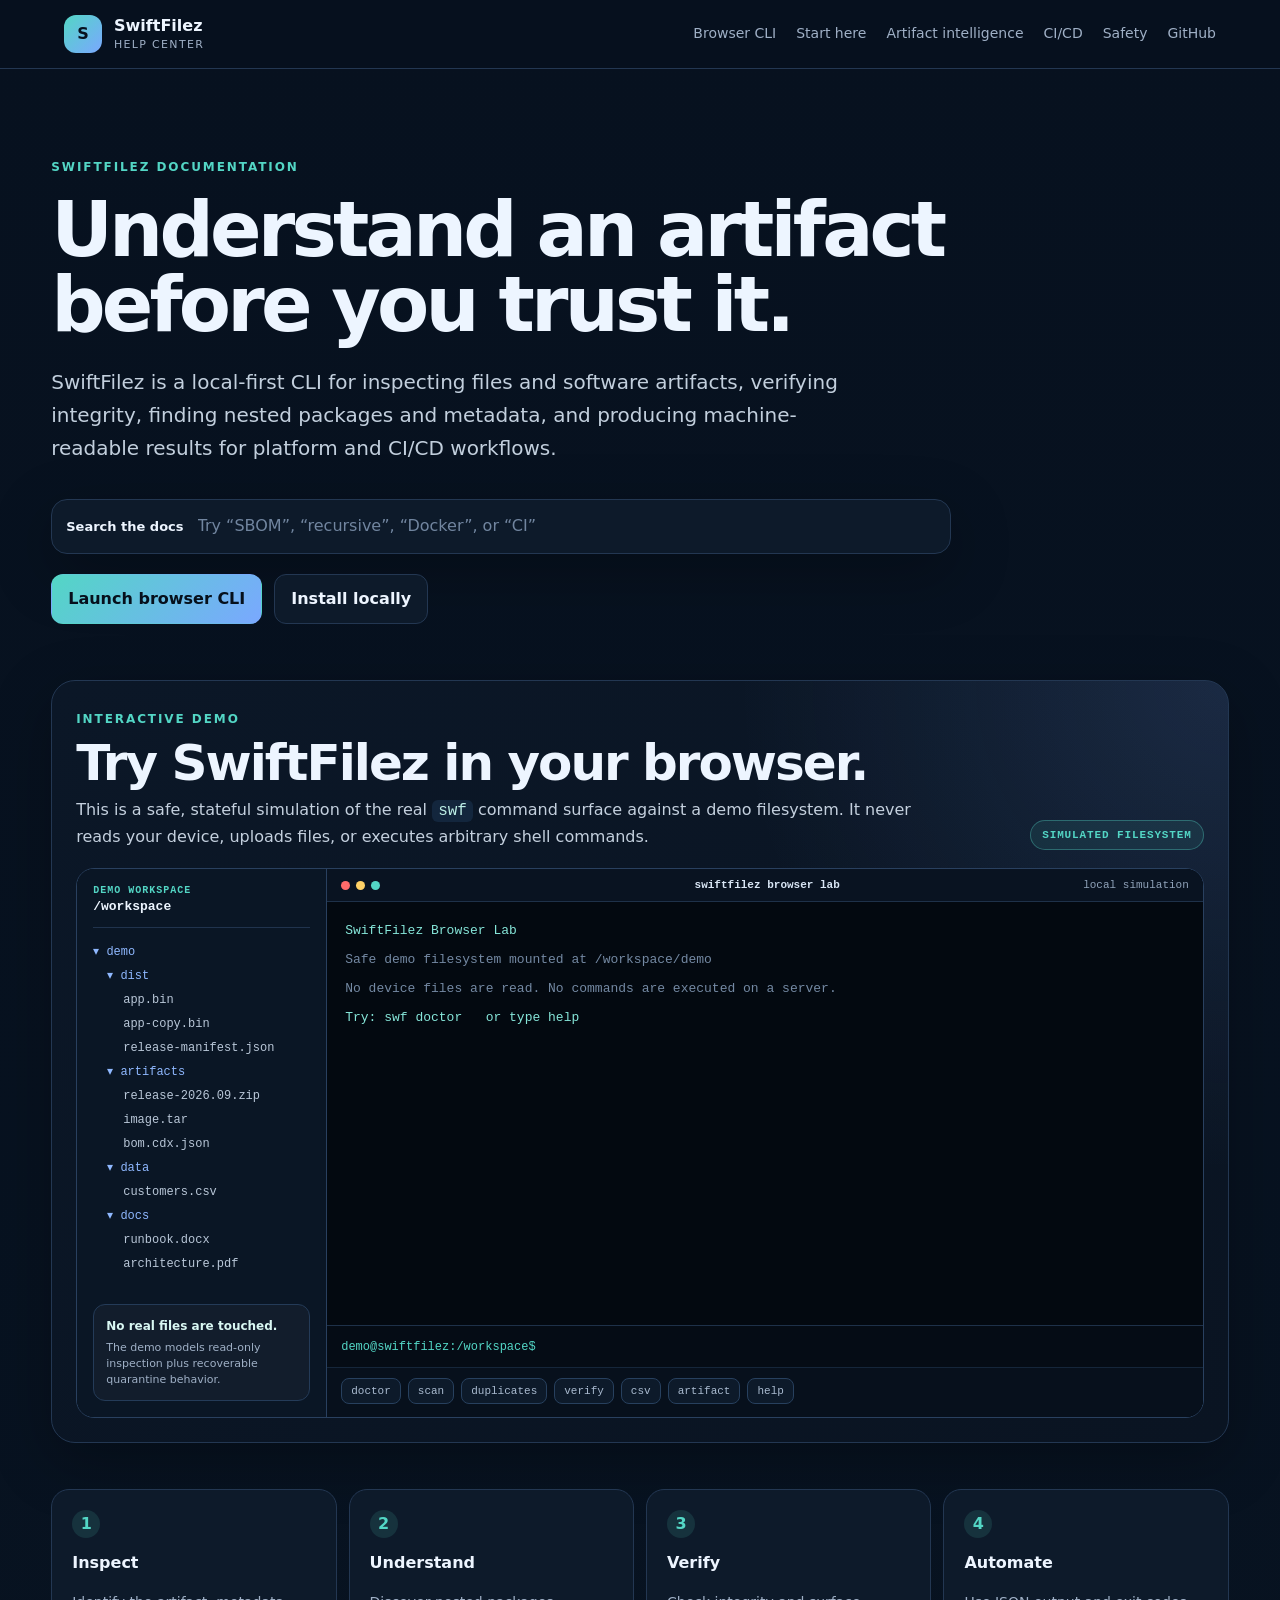
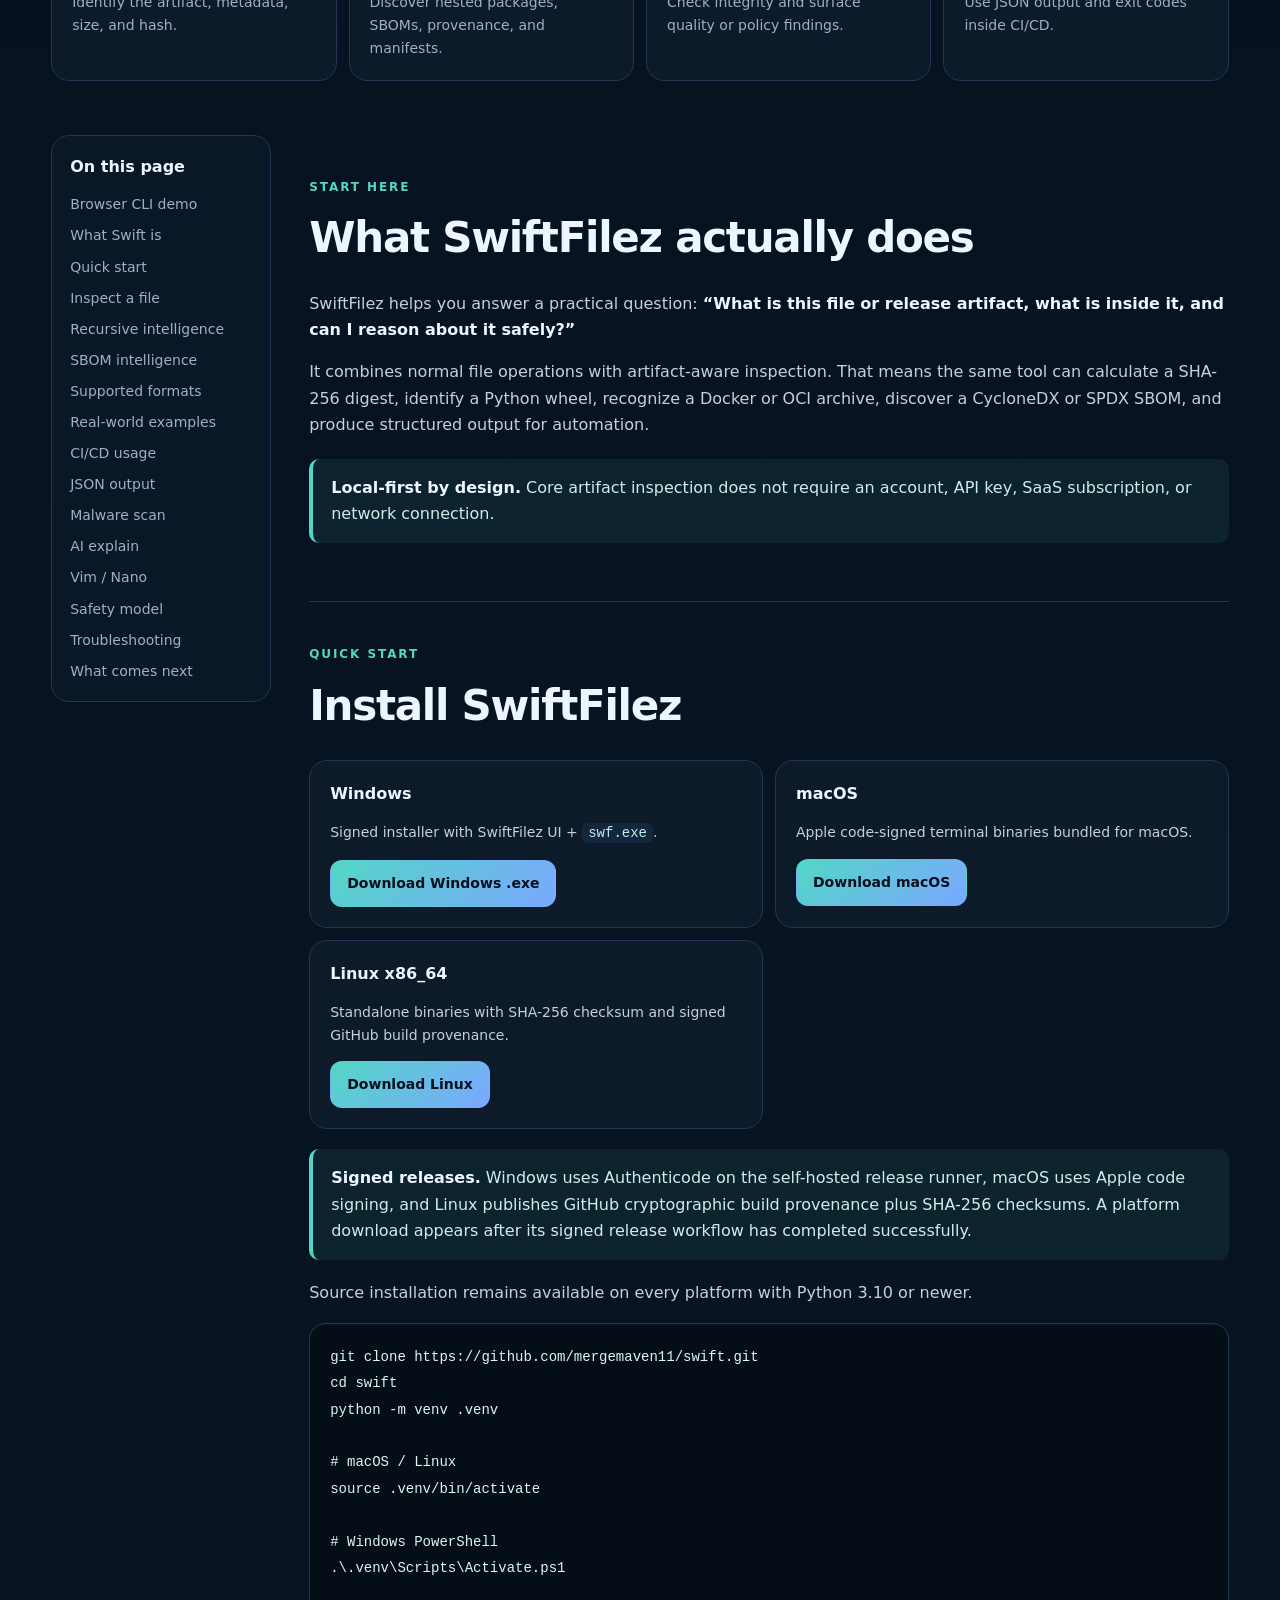
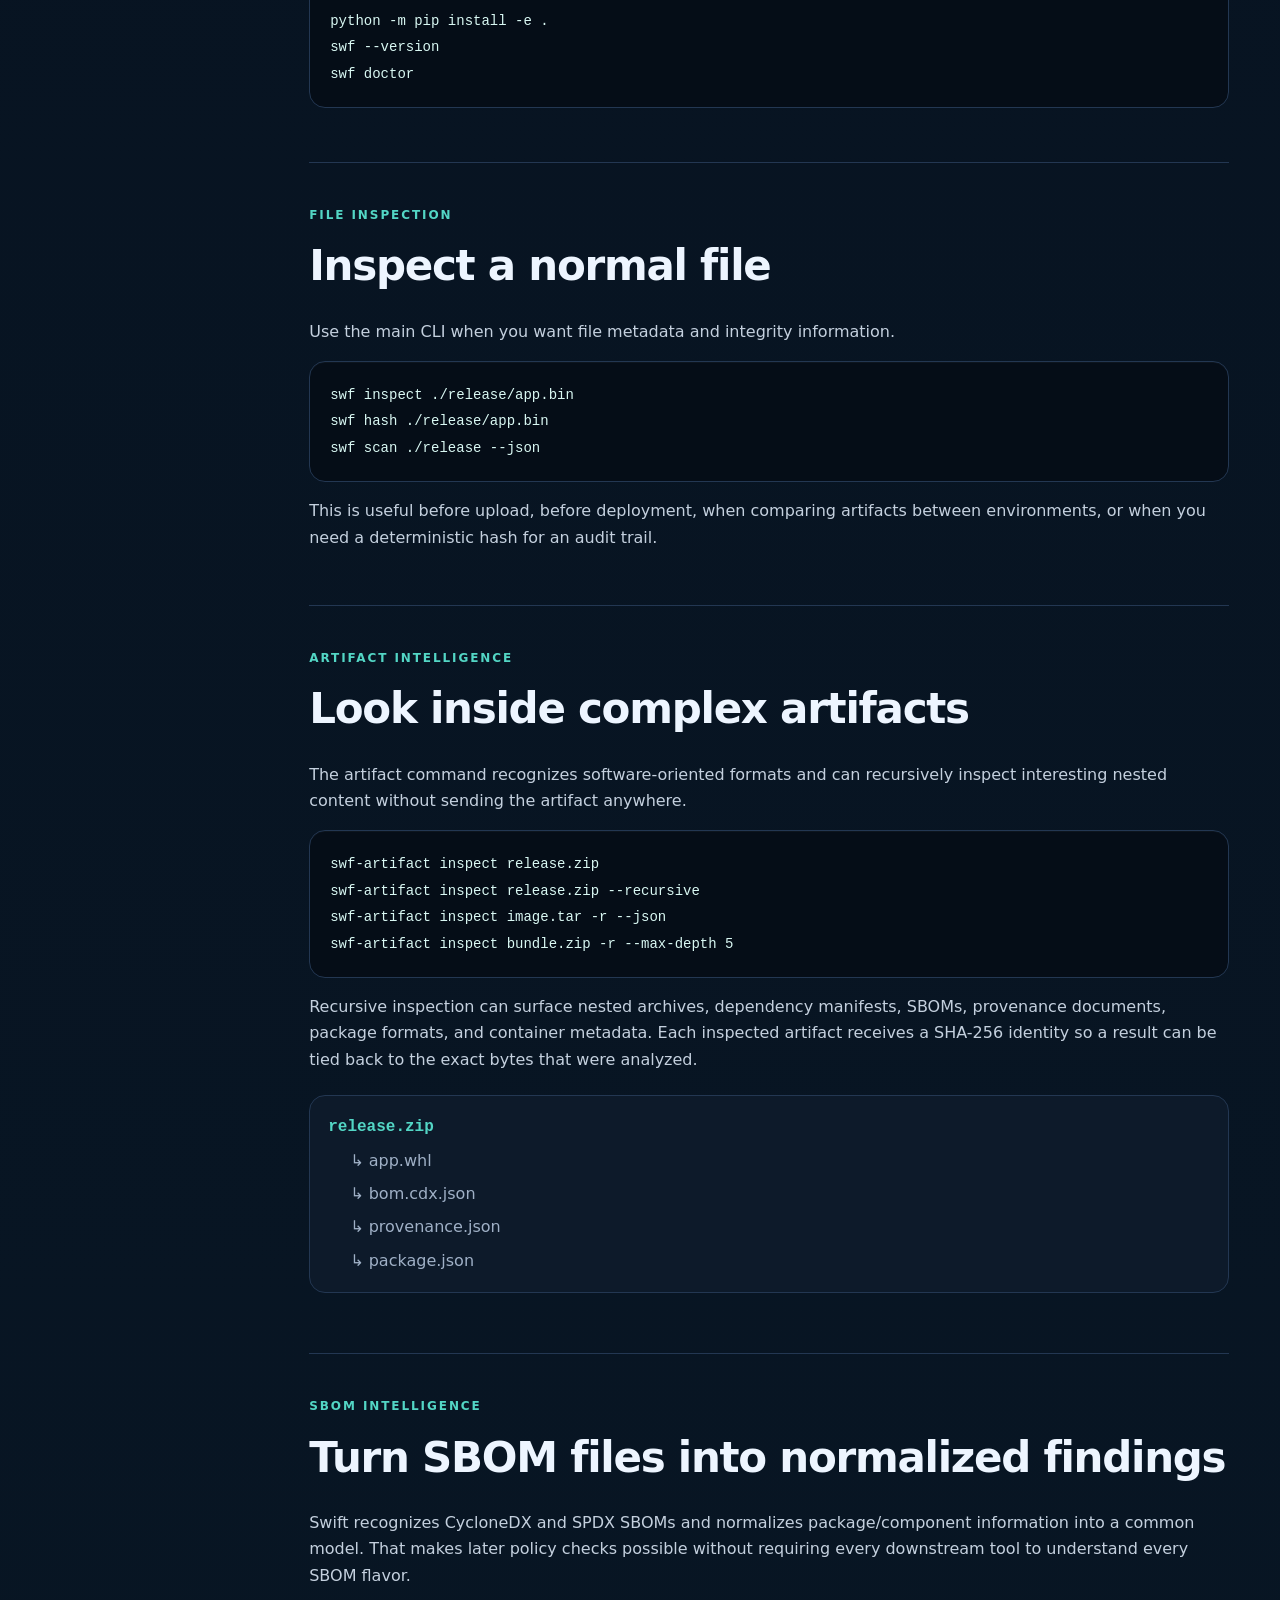
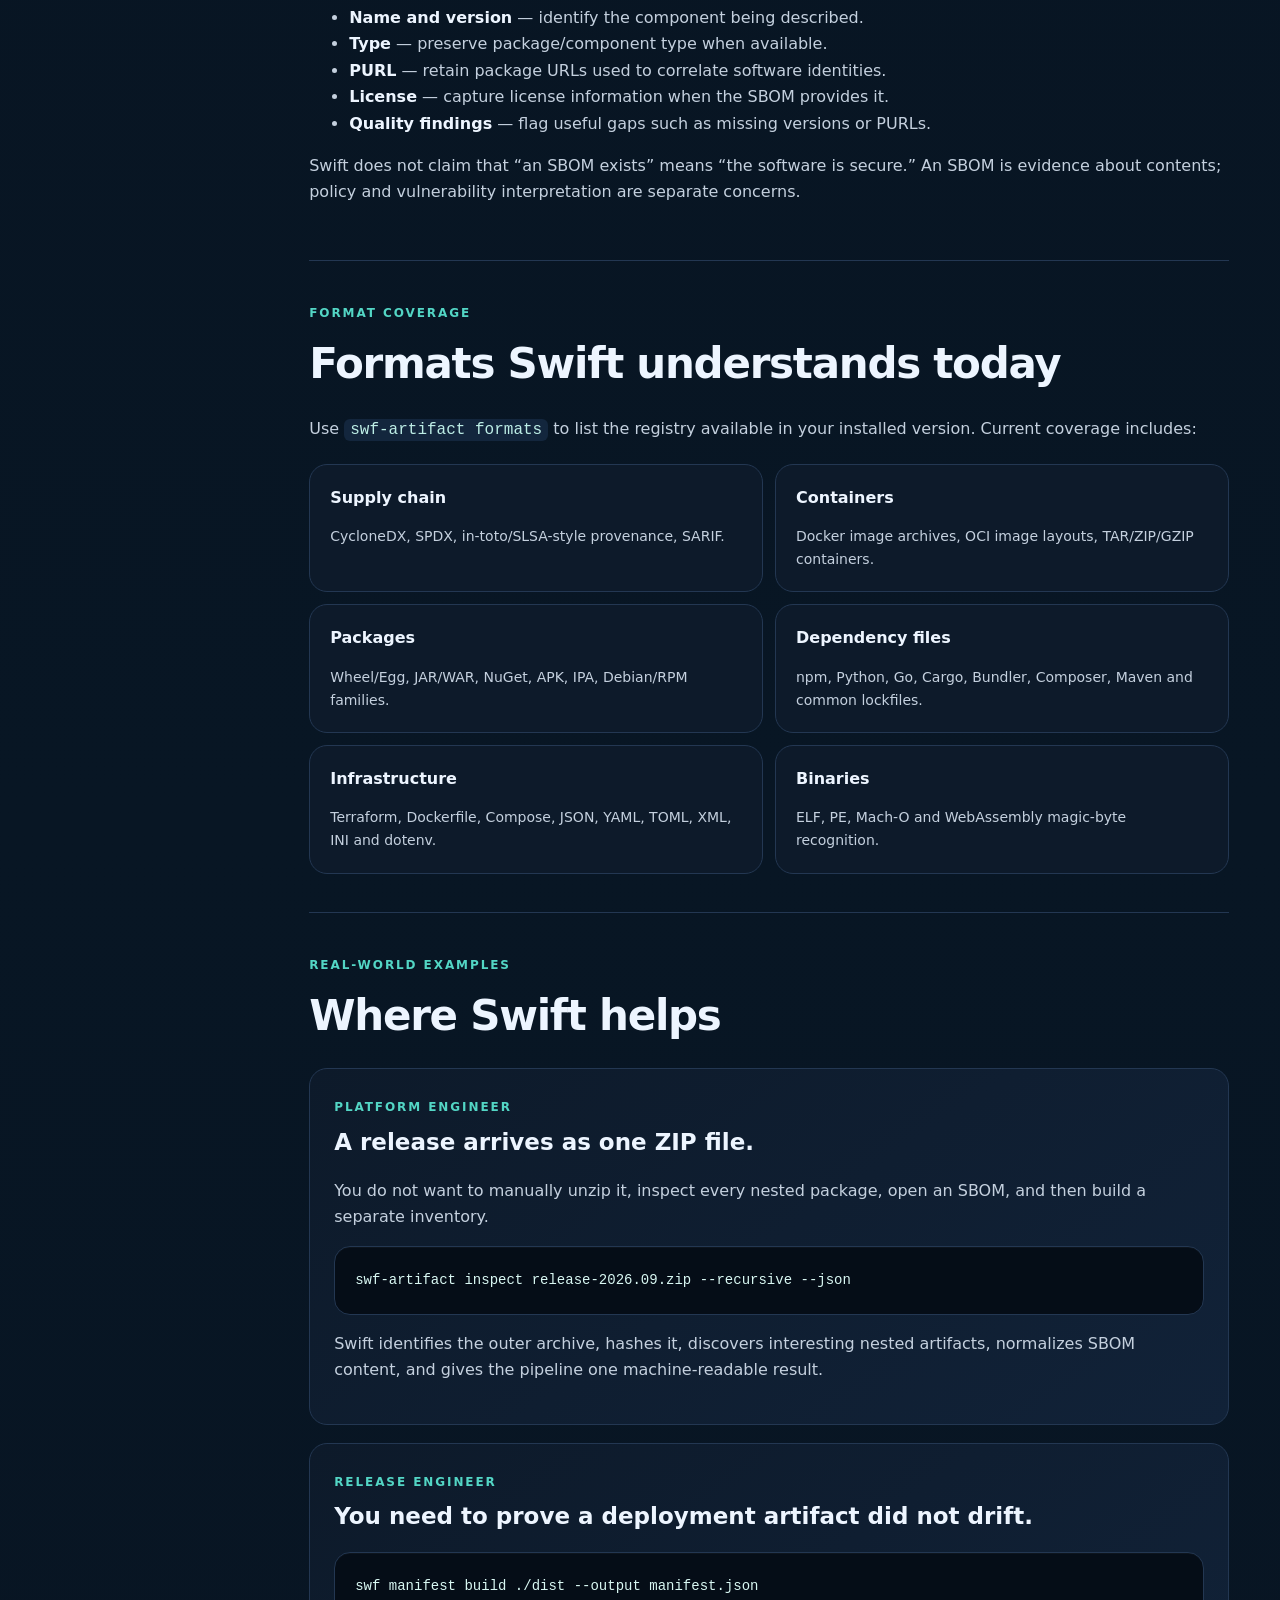
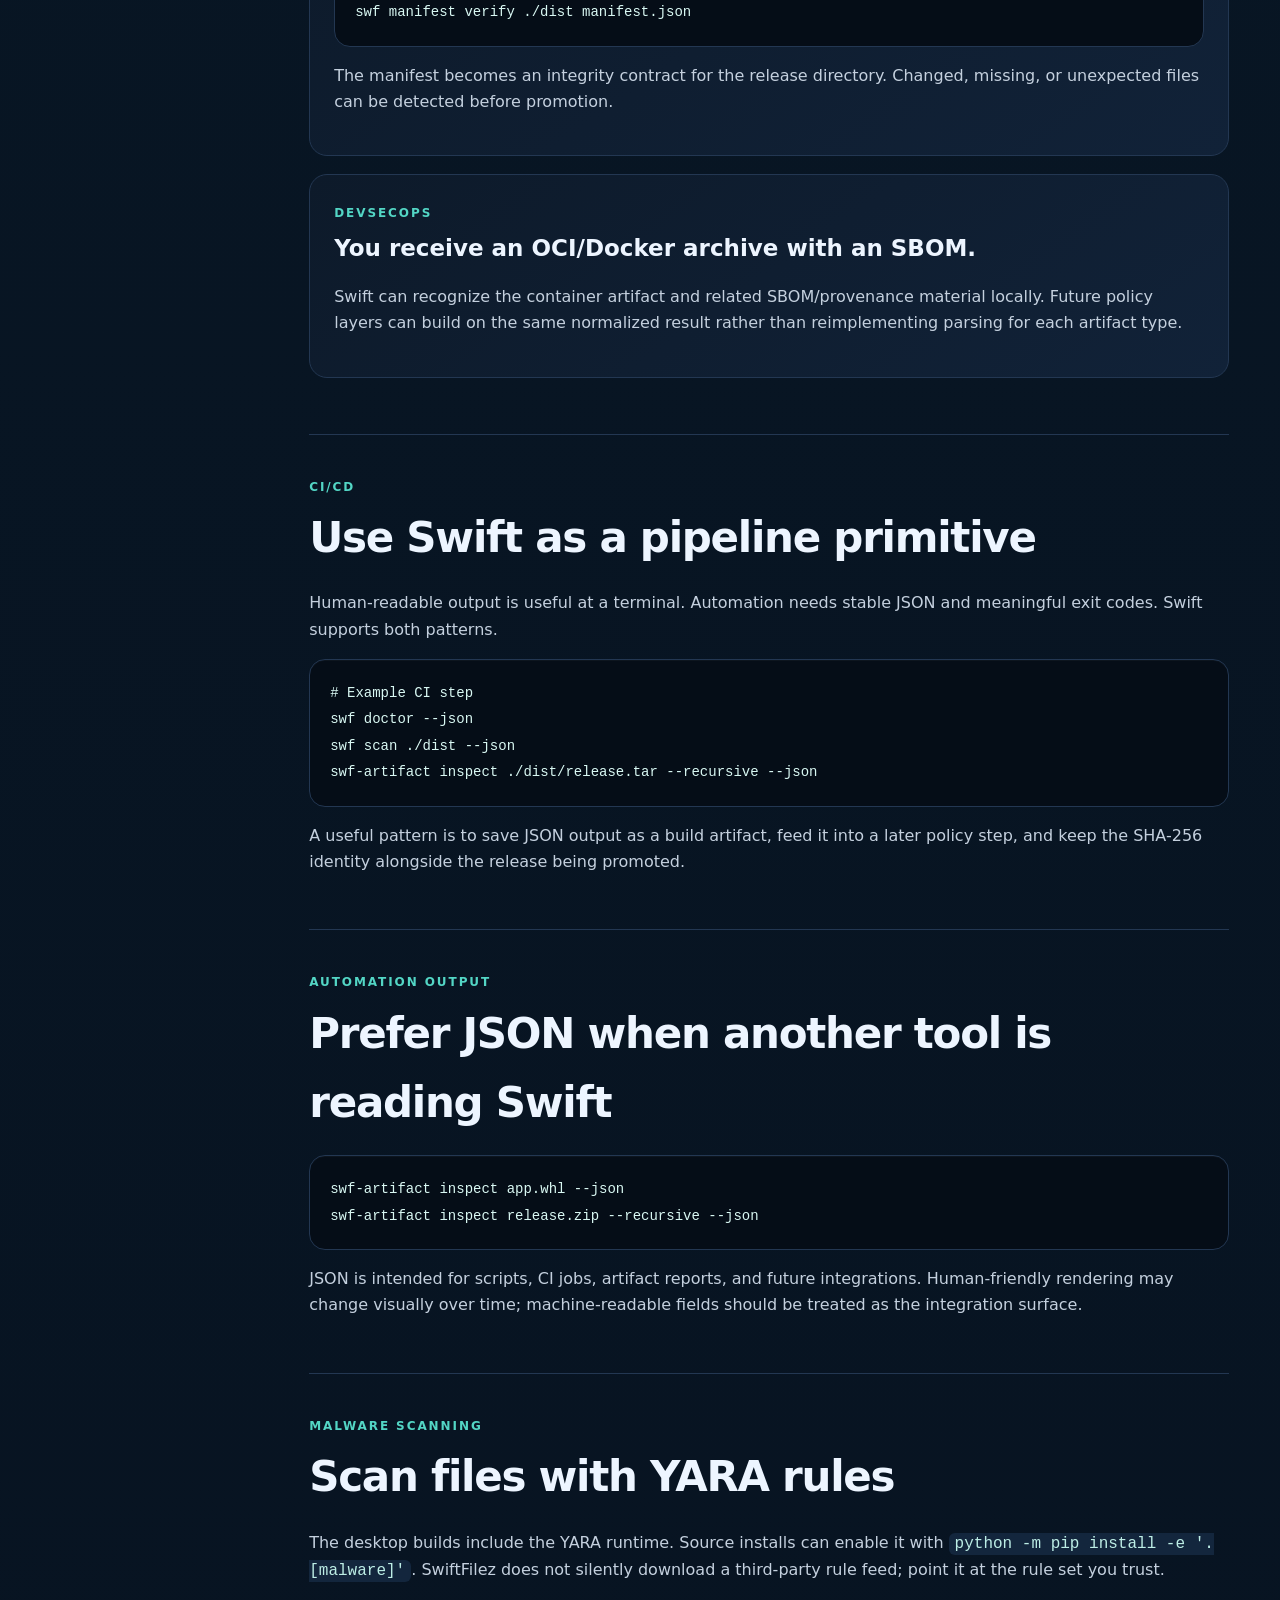
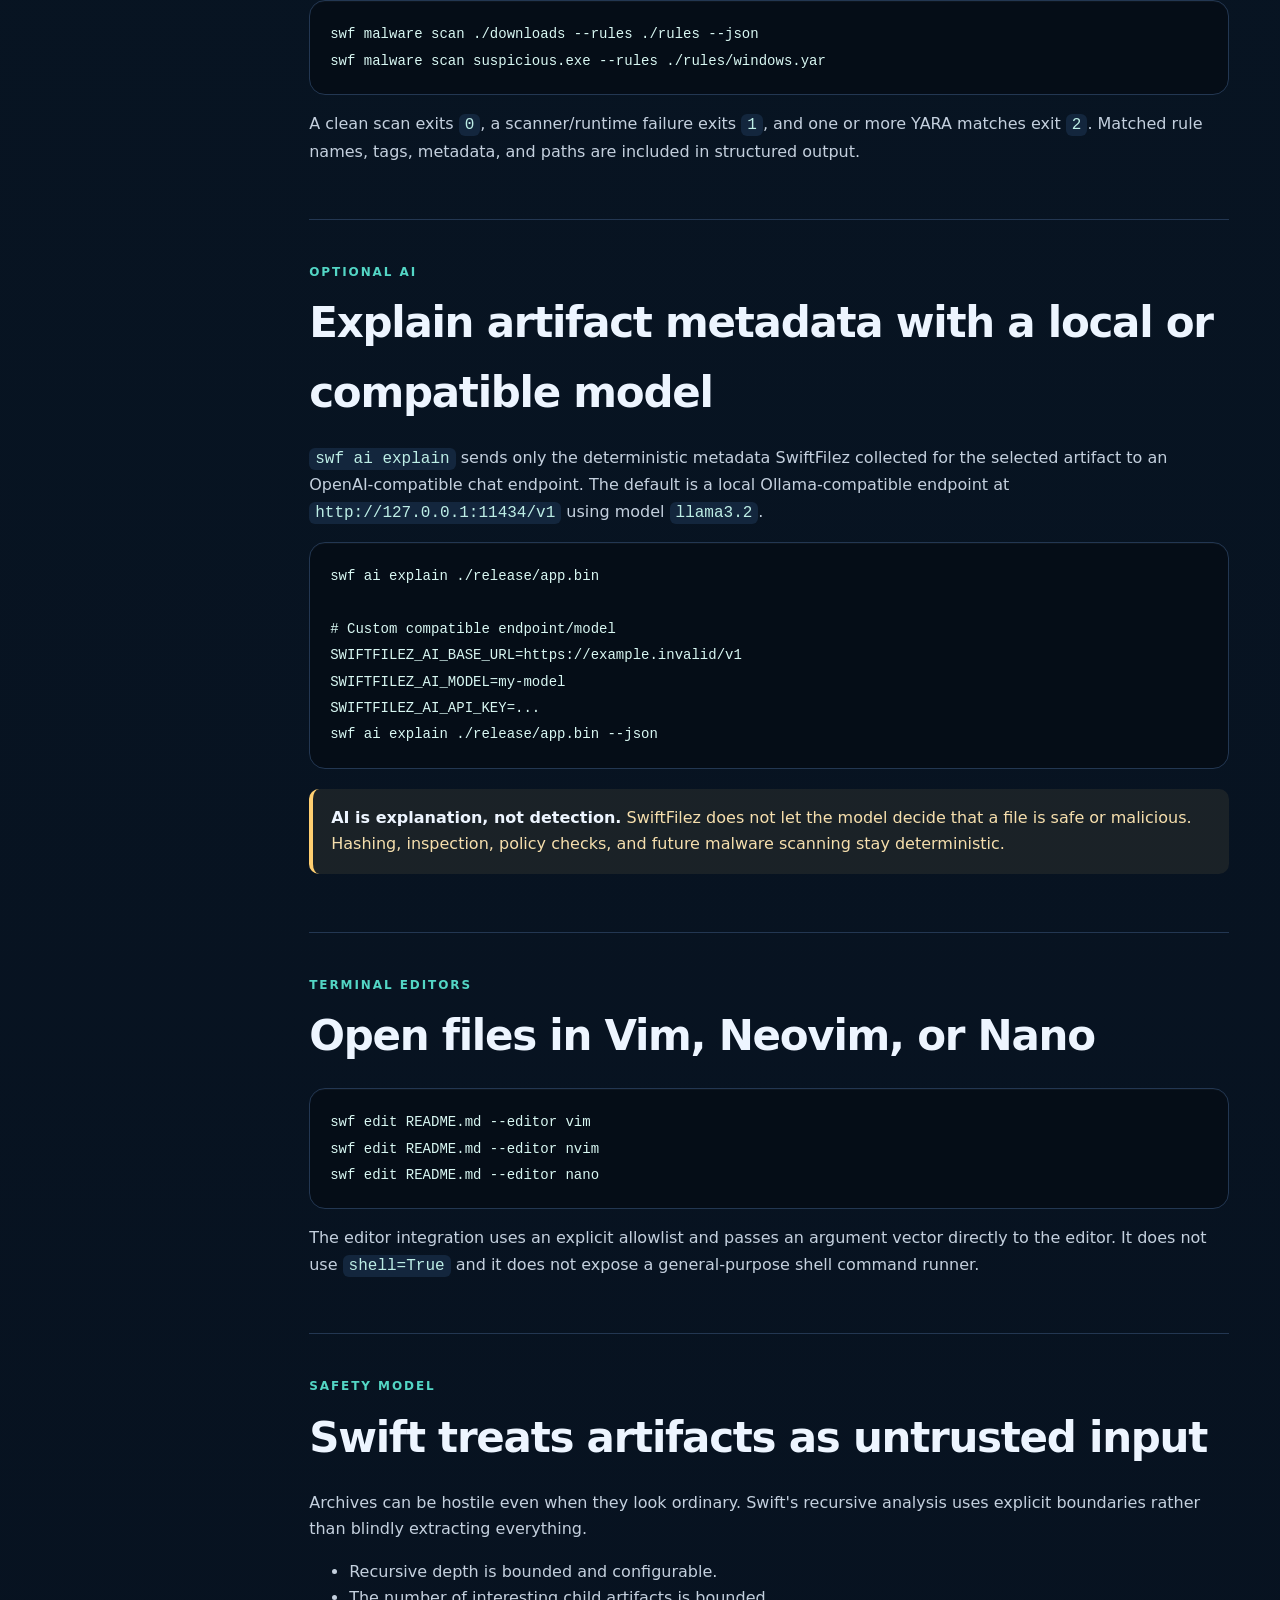
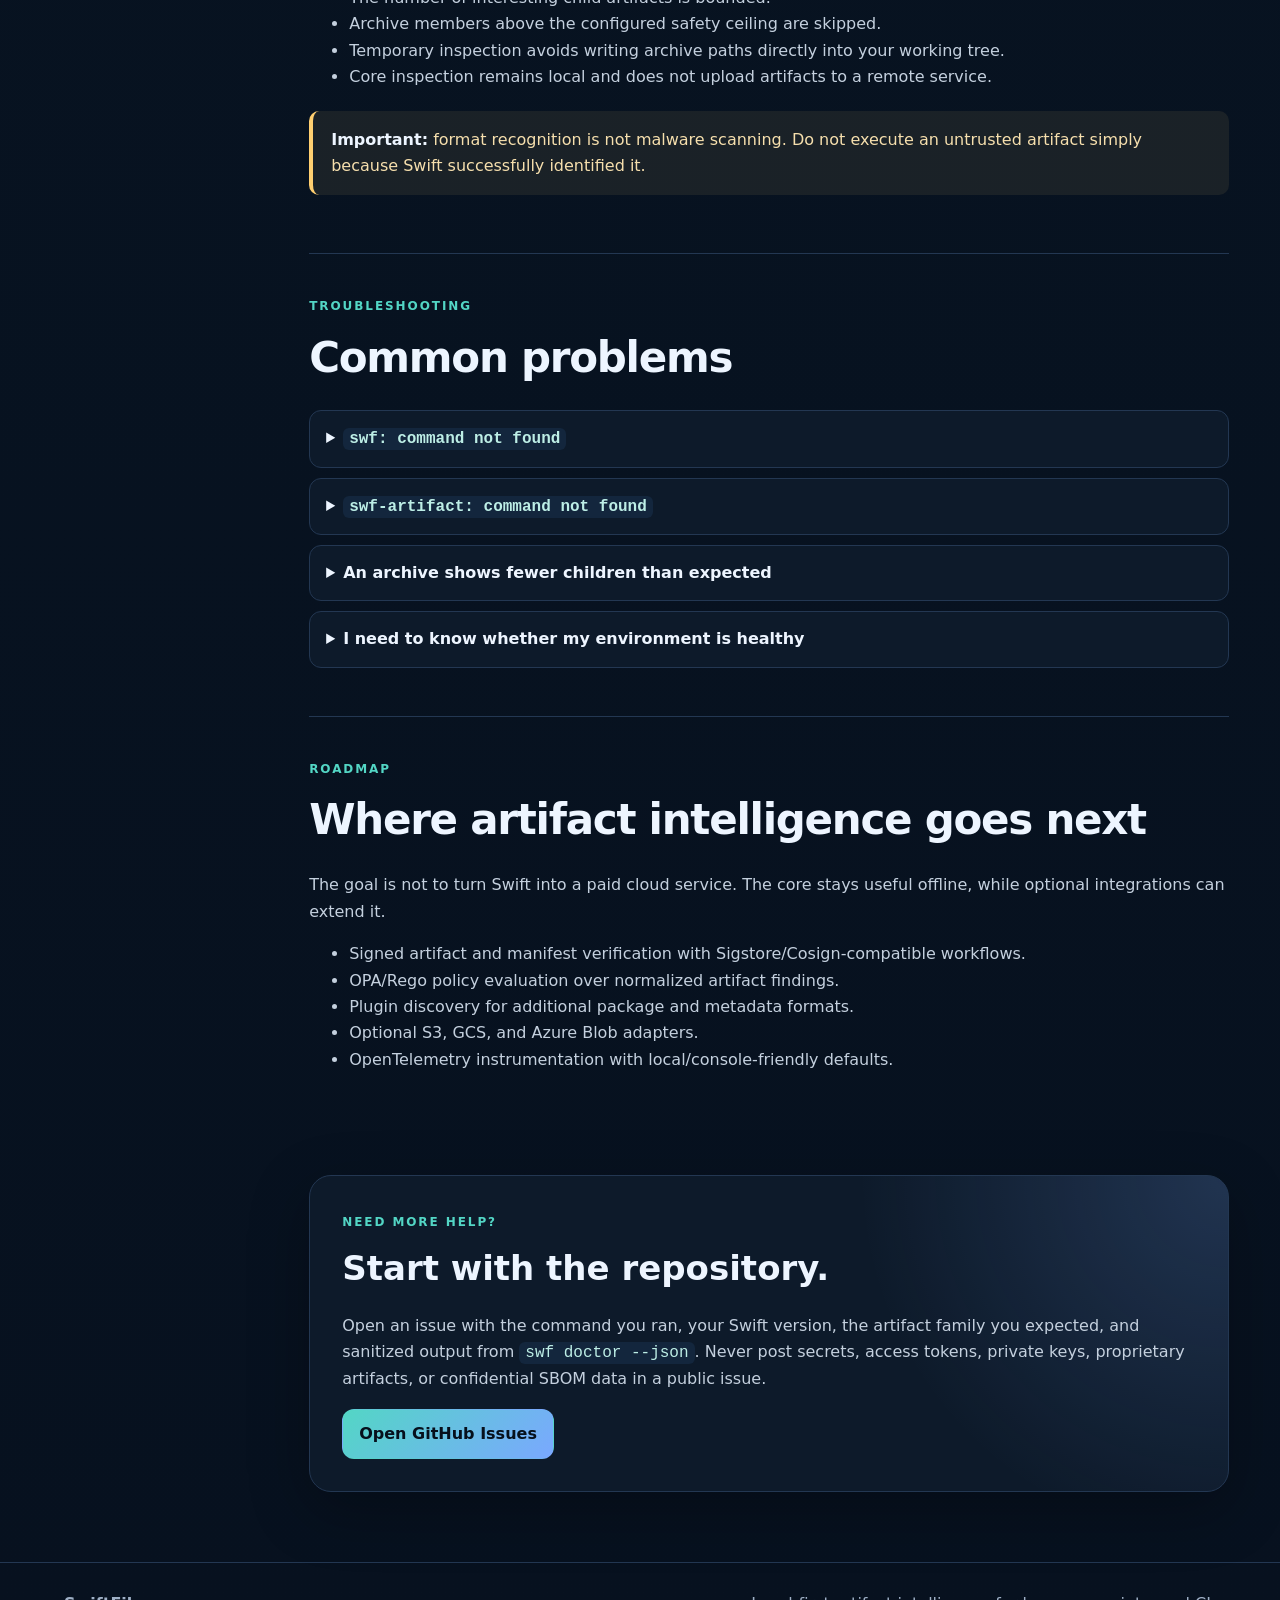
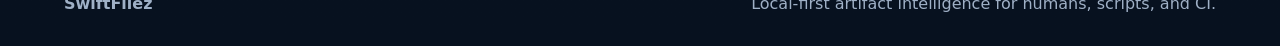
<file: docs/index.html>
<!doctype html>
<html lang="en">
<head>
  <meta charset="utf-8" />
  <meta name="viewport" content="width=device-width, initial-scale=1" />
  <meta name="description" content="SwiftFilez customer documentation: install, inspect artifacts, analyze SBOMs, understand recursive findings, automate CI, and use Swift safely." />
  <title>SwiftFilez Docs | Artifact Intelligence Help Center</title>
  <link rel="stylesheet" href="./docs.css" />
</head>
<body>
  <header class="topbar">
    <a class="brand" href="#top" aria-label="SwiftFilez docs home">
      <span class="brand-mark">S</span>
      <span><strong>SwiftFilez</strong><small>Help Center</small></span>
    </a>
    <nav>
      <a href="#browser-lab">Browser CLI</a>
      <a href="#start">Start here</a>
      <a href="#artifact-intelligence">Artifact intelligence</a>
      <a href="#ci">CI/CD</a>
      <a href="#safety">Safety</a>
      <a href="https://github.com/mergemaven11/swift">GitHub</a>
    </nav>
  </header>

  <main id="top">
    <section class="hero">
      <span class="eyebrow">SWIFTFILEZ DOCUMENTATION</span>
      <h1>Understand an artifact before you trust it.</h1>
      <p class="hero-copy">SwiftFilez is a local-first CLI for inspecting files and software artifacts, verifying integrity, finding nested packages and metadata, and producing machine-readable results for platform and CI/CD workflows.</p>
      <div class="search-wrap">
        <label for="docs-search">Search the docs</label>
        <input id="docs-search" type="search" placeholder="Try “SBOM”, “recursive”, “Docker”, or “CI”" autocomplete="off" />
        <span id="search-status" aria-live="polite"></span>
      </div>
      <div class="hero-actions">
        <a class="button primary" href="#browser-lab">Launch browser CLI</a>
        <a class="button" href="#quickstart">Install locally</a>
      </div>
    </section>


    <section class="browser-lab" id="browser-lab" aria-labelledby="browser-lab-title">
      <div class="lab-heading">
        <div>
          <span class="eyebrow">INTERACTIVE DEMO</span>
          <h2 id="browser-lab-title">Try SwiftFilez in your browser.</h2>
          <p>This is a safe, stateful simulation of the real <code>swf</code> command surface against a demo filesystem. It never reads your device, uploads files, or executes arbitrary shell commands.</p>
        </div>
        <span class="simulation-badge">SIMULATED FILESYSTEM</span>
      </div>

      <div class="browser-workbench">
        <aside class="demo-files" aria-label="Demo filesystem">
          <div class="demo-files-head">
            <span>DEMO WORKSPACE</span>
            <strong>/workspace</strong>
          </div>
          <div class="file-tree" aria-label="Files available to browser CLI">
            <span class="folder">▾ demo</span>
            <span class="folder indent-1">▾ dist</span>
            <span class="file indent-2">app.bin</span>
            <span class="file indent-2">app-copy.bin</span>
            <span class="file indent-2">release-manifest.json</span>
            <span class="folder indent-1">▾ artifacts</span>
            <span class="file indent-2">release-2026.09.zip</span>
            <span class="file indent-2">image.tar</span>
            <span class="file indent-2">bom.cdx.json</span>
            <span class="folder indent-1">▾ data</span>
            <span class="file indent-2">customers.csv</span>
            <span class="folder indent-1">▾ docs</span>
            <span class="file indent-2">runbook.docx</span>
            <span class="file indent-2">architecture.pdf</span>
          </div>
          <div class="demo-note">
            <strong>No real files are touched.</strong>
            <span>The demo models read-only inspection plus recoverable quarantine behavior.</span>
          </div>
        </aside>

        <div class="terminal-shell">
          <div class="terminal-topbar">
            <div class="terminal-lights" aria-hidden="true"><span></span><span></span><span></span></div>
            <strong>swiftfilez browser lab</strong>
            <span>local simulation</span>
          </div>
          <div id="terminal-output" class="terminal-output" role="log" aria-live="polite" aria-label="SwiftFilez browser CLI output"></div>
          <form id="terminal-form" class="terminal-input-row" autocomplete="off">
            <label for="terminal-input" class="terminal-prompt">demo@swiftfilez:/workspace$</label>
            <input id="terminal-input" spellcheck="false" autocapitalize="off" autocomplete="off" aria-label="Enter a SwiftFilez demo command" />
          </form>
          <div class="command-palette" aria-label="Example SwiftFilez commands">
            <button type="button" data-command="swf doctor">doctor</button>
            <button type="button" data-command="swf scan ./demo/dist">scan</button>
            <button type="button" data-command="swf duplicates ./demo/dist">duplicates</button>
            <button type="button" data-command="swf manifest verify ./demo/dist/release-manifest.json --root ./demo/dist --strict">verify</button>
            <button type="button" data-command="swf csv inspect ./demo/data/customers.csv">csv</button>
            <button type="button" data-command="swf-artifact inspect ./demo/artifacts/release-2026.09.zip --recursive">artifact</button>
            <button type="button" data-command="help">help</button>
          </div>
        </div>
      </div>
    </section>

    <section class="journey" aria-label="Swift workflow">
      <article><span>1</span><strong>Inspect</strong><p>Identify the artifact, metadata, size, and hash.</p></article>
      <article><span>2</span><strong>Understand</strong><p>Discover nested packages, SBOMs, provenance, and manifests.</p></article>
      <article><span>3</span><strong>Verify</strong><p>Check integrity and surface quality or policy findings.</p></article>
      <article><span>4</span><strong>Automate</strong><p>Use JSON output and exit codes inside CI/CD.</p></article>
    </section>

    <section class="docs-grid">
      <aside class="sidebar" aria-label="Documentation navigation">
        <strong>On this page</strong>
        <a href="#browser-lab">Browser CLI demo</a>
        <a href="#start">What Swift is</a>
        <a href="#quickstart">Quick start</a>
        <a href="#inspect">Inspect a file</a>
        <a href="#artifact-intelligence">Recursive intelligence</a>
        <a href="#sbom">SBOM intelligence</a>
        <a href="#formats">Supported formats</a>
        <a href="#examples">Real-world examples</a>
        <a href="#ci">CI/CD usage</a>
        <a href="#json">JSON output</a>
        <a href="#malware">Malware scan</a>
        <a href="#ai">AI explain</a>
        <a href="#editors">Vim / Nano</a>
        <a href="#safety">Safety model</a>
        <a href="#troubleshooting">Troubleshooting</a>
        <a href="#roadmap">What comes next</a>
      </aside>

      <div class="content">
        <section class="doc-section searchable" id="start" data-search="start what is swift local first artifact intelligence file cli platform engineering devsecops">
          <div class="section-heading"><span>START HERE</span><h2>What SwiftFilez actually does</h2></div>
          <p>SwiftFilez helps you answer a practical question: <strong>“What is this file or release artifact, what is inside it, and can I reason about it safely?”</strong></p>
          <p>It combines normal file operations with artifact-aware inspection. That means the same tool can calculate a SHA-256 digest, identify a Python wheel, recognize a Docker or OCI archive, discover a CycloneDX or SPDX SBOM, and produce structured output for automation.</p>
          <div class="callout"><strong>Local-first by design.</strong> Core artifact inspection does not require an account, API key, SaaS subscription, or network connection.</div>
        </section>

        <section class="doc-section searchable" id="quickstart" data-search="install setup quickstart windows macos linux installer exe tar download signed">
          <div class="section-heading"><span>QUICK START</span><h2>Install SwiftFilez</h2></div>
          <div class="cards">
            <article>
              <strong>Windows</strong>
              <p>Signed installer with SwiftFilez UI + <code>swf.exe</code>.</p>
              <p><a class="button primary" href="https://github.com/mergemaven11/swift/releases/download/windows-latest/SwiftFilez-Setup.exe">Download Windows .exe</a></p>
            </article>
            <article>
              <strong>macOS</strong>
              <p>Apple code-signed terminal binaries bundled for macOS.</p>
              <p><a class="button primary" href="https://github.com/mergemaven11/swift/releases/download/macos-latest/SwiftFilez-macOS.tar.gz">Download macOS</a></p>
            </article>
            <article>
              <strong>Linux x86_64</strong>
              <p>Standalone binaries with SHA-256 checksum and signed GitHub build provenance.</p>
              <p><a class="button primary" href="https://github.com/mergemaven11/swift/releases/download/linux-latest/SwiftFilez-Linux-x86_64.tar.gz">Download Linux</a></p>
            </article>
          </div>
          <div class="callout"><strong>Signed releases.</strong> Windows uses Authenticode on the self-hosted release runner, macOS uses Apple code signing, and Linux publishes GitHub cryptographic build provenance plus SHA-256 checksums. A platform download appears after its signed release workflow has completed successfully.</div>
          <p>Source installation remains available on every platform with Python 3.10 or newer.</p>
          <pre><code>git clone https://github.com/mergemaven11/swift.git
cd swift
python -m venv .venv

# macOS / Linux
source .venv/bin/activate

# Windows PowerShell
.\.venv\Scripts\Activate.ps1

python -m pip install -e .
swf --version
swf doctor</code></pre>
        </section>

        <section class="doc-section searchable" id="inspect" data-search="inspect hash metadata sha256 mime file basic command">
          <div class="section-heading"><span>FILE INSPECTION</span><h2>Inspect a normal file</h2></div>
          <p>Use the main CLI when you want file metadata and integrity information.</p>
          <pre><code>swf inspect ./release/app.bin
swf hash ./release/app.bin
swf scan ./release --json</code></pre>
          <p>This is useful before upload, before deployment, when comparing artifacts between environments, or when you need a deterministic hash for an audit trail.</p>
        </section>

        <section class="doc-section searchable" id="artifact-intelligence" data-search="recursive nested archive artifact intelligence zip tar docker image package sbom provenance">
          <div class="section-heading"><span>ARTIFACT INTELLIGENCE</span><h2>Look inside complex artifacts</h2></div>
          <p>The artifact command recognizes software-oriented formats and can recursively inspect interesting nested content without sending the artifact anywhere.</p>
          <pre><code>swf-artifact inspect release.zip
swf-artifact inspect release.zip --recursive
swf-artifact inspect image.tar -r --json
swf-artifact inspect bundle.zip -r --max-depth 5</code></pre>
          <p>Recursive inspection can surface nested archives, dependency manifests, SBOMs, provenance documents, package formats, and container metadata. Each inspected artifact receives a SHA-256 identity so a result can be tied back to the exact bytes that were analyzed.</p>
          <div class="diagram">
            <code>release.zip</code>
            <span>↳ app.whl</span>
            <span>↳ bom.cdx.json</span>
            <span>↳ provenance.json</span>
            <span>↳ package.json</span>
          </div>
        </section>

        <section class="doc-section searchable" id="sbom" data-search="sbom cyclonedx spdx components packages purl license findings quality">
          <div class="section-heading"><span>SBOM INTELLIGENCE</span><h2>Turn SBOM files into normalized findings</h2></div>
          <p>Swift recognizes CycloneDX and SPDX SBOMs and normalizes package/component information into a common model. That makes later policy checks possible without requiring every downstream tool to understand every SBOM flavor.</p>
          <ul>
            <li><strong>Name and version</strong> — identify the component being described.</li>
            <li><strong>Type</strong> — preserve package/component type when available.</li>
            <li><strong>PURL</strong> — retain package URLs used to correlate software identities.</li>
            <li><strong>License</strong> — capture license information when the SBOM provides it.</li>
            <li><strong>Quality findings</strong> — flag useful gaps such as missing versions or PURLs.</li>
          </ul>
          <p>Swift does not claim that “an SBOM exists” means “the software is secure.” An SBOM is evidence about contents; policy and vulnerability interpretation are separate concerns.</p>
        </section>

        <section class="doc-section searchable" id="formats" data-search="supported formats docker oci wheel apk ipa jar war nuget terraform json yaml toml xml elf pe macho wasm sbom">
          <div class="section-heading"><span>FORMAT COVERAGE</span><h2>Formats Swift understands today</h2></div>
          <p>Use <code>swf-artifact formats</code> to list the registry available in your installed version. Current coverage includes:</p>
          <div class="cards">
            <article><strong>Supply chain</strong><p>CycloneDX, SPDX, in-toto/SLSA-style provenance, SARIF.</p></article>
            <article><strong>Containers</strong><p>Docker image archives, OCI image layouts, TAR/ZIP/GZIP containers.</p></article>
            <article><strong>Packages</strong><p>Wheel/Egg, JAR/WAR, NuGet, APK, IPA, Debian/RPM families.</p></article>
            <article><strong>Dependency files</strong><p>npm, Python, Go, Cargo, Bundler, Composer, Maven and common lockfiles.</p></article>
            <article><strong>Infrastructure</strong><p>Terraform, Dockerfile, Compose, JSON, YAML, TOML, XML, INI and dotenv.</p></article>
            <article><strong>Binaries</strong><p>ELF, PE, Mach-O and WebAssembly magic-byte recognition.</p></article>
          </div>
        </section>

        <section class="doc-section searchable" id="examples" data-search="examples platform engineer release engineer devsecops incident ci docker supply chain">
          <div class="section-heading"><span>REAL-WORLD EXAMPLES</span><h2>Where Swift helps</h2></div>
          <div class="story">
            <span>PLATFORM ENGINEER</span>
            <h3>A release arrives as one ZIP file.</h3>
            <p>You do not want to manually unzip it, inspect every nested package, open an SBOM, and then build a separate inventory.</p>
            <pre><code>swf-artifact inspect release-2026.09.zip --recursive --json</code></pre>
            <p>Swift identifies the outer archive, hashes it, discovers interesting nested artifacts, normalizes SBOM content, and gives the pipeline one machine-readable result.</p>
          </div>
          <div class="story">
            <span>RELEASE ENGINEER</span>
            <h3>You need to prove a deployment artifact did not drift.</h3>
            <pre><code>swf manifest build ./dist --output manifest.json
swf manifest verify ./dist manifest.json</code></pre>
            <p>The manifest becomes an integrity contract for the release directory. Changed, missing, or unexpected files can be detected before promotion.</p>
          </div>
          <div class="story">
            <span>DEVSECOPS</span>
            <h3>You receive an OCI/Docker archive with an SBOM.</h3>
            <p>Swift can recognize the container artifact and related SBOM/provenance material locally. Future policy layers can build on the same normalized result rather than reimplementing parsing for each artifact type.</p>
          </div>
        </section>

        <section class="doc-section searchable" id="ci" data-search="ci cd github actions automation pipeline exit code json gate deployment release">
          <div class="section-heading"><span>CI/CD</span><h2>Use Swift as a pipeline primitive</h2></div>
          <p>Human-readable output is useful at a terminal. Automation needs stable JSON and meaningful exit codes. Swift supports both patterns.</p>
          <pre><code># Example CI step
swf doctor --json
swf scan ./dist --json
swf-artifact inspect ./dist/release.tar --recursive --json</code></pre>
          <p>A useful pattern is to save JSON output as a build artifact, feed it into a later policy step, and keep the SHA-256 identity alongside the release being promoted.</p>
        </section>

        <section class="doc-section searchable" id="json" data-search="json output scripting jq machine readable automation schema">
          <div class="section-heading"><span>AUTOMATION OUTPUT</span><h2>Prefer JSON when another tool is reading Swift</h2></div>
          <pre><code>swf-artifact inspect app.whl --json
swf-artifact inspect release.zip --recursive --json</code></pre>
          <p>JSON is intended for scripts, CI jobs, artifact reports, and future integrations. Human-friendly rendering may change visually over time; machine-readable fields should be treated as the integration surface.</p>
        </section>

        <section class="doc-section searchable" id="malware" data-search="malware yara scan rules security detection">
          <div class="section-heading"><span>MALWARE SCANNING</span><h2>Scan files with YARA rules</h2></div>
          <p>The desktop builds include the YARA runtime. Source installs can enable it with <code>python -m pip install -e '.[malware]'</code>. SwiftFilez does not silently download a third-party rule feed; point it at the rule set you trust.</p>
          <pre><code>swf malware scan ./downloads --rules ./rules --json
swf malware scan suspicious.exe --rules ./rules/windows.yar</code></pre>
          <p>A clean scan exits <code>0</code>, a scanner/runtime failure exits <code>1</code>, and one or more YARA matches exit <code>2</code>. Matched rule names, tags, metadata, and paths are included in structured output.</p>
        </section>

        <section class="doc-section searchable" id="ai" data-search="ai ollama llm explain openai compatible local model">
          <div class="section-heading"><span>OPTIONAL AI</span><h2>Explain artifact metadata with a local or compatible model</h2></div>
          <p><code>swf ai explain</code> sends only the deterministic metadata SwiftFilez collected for the selected artifact to an OpenAI-compatible chat endpoint. The default is a local Ollama-compatible endpoint at <code>http://127.0.0.1:11434/v1</code> using model <code>llama3.2</code>.</p>
          <pre><code>swf ai explain ./release/app.bin

# Custom compatible endpoint/model
SWIFTFILEZ_AI_BASE_URL=https://example.invalid/v1
SWIFTFILEZ_AI_MODEL=my-model
SWIFTFILEZ_AI_API_KEY=...
swf ai explain ./release/app.bin --json</code></pre>
          <div class="callout warn"><strong>AI is explanation, not detection.</strong> SwiftFilez does not let the model decide that a file is safe or malicious. Hashing, inspection, policy checks, and future malware scanning stay deterministic.</div>
        </section>

        <section class="doc-section searchable" id="editors" data-search="vim nano nvim editor edit terminal">
          <div class="section-heading"><span>TERMINAL EDITORS</span><h2>Open files in Vim, Neovim, or Nano</h2></div>
          <pre><code>swf edit README.md --editor vim
swf edit README.md --editor nvim
swf edit README.md --editor nano</code></pre>
          <p>The editor integration uses an explicit allowlist and passes an argument vector directly to the editor. It does not use <code>shell=True</code> and it does not expose a general-purpose shell command runner.</p>
        </section>

        <section class="doc-section searchable" id="safety" data-search="safety security local archive zip bomb extraction limits depth children member bytes network privacy">
          <div class="section-heading"><span>SAFETY MODEL</span><h2>Swift treats artifacts as untrusted input</h2></div>
          <p>Archives can be hostile even when they look ordinary. Swift's recursive analysis uses explicit boundaries rather than blindly extracting everything.</p>
          <ul>
            <li>Recursive depth is bounded and configurable.</li>
            <li>The number of interesting child artifacts is bounded.</li>
            <li>Archive members above the configured safety ceiling are skipped.</li>
            <li>Temporary inspection avoids writing archive paths directly into your working tree.</li>
            <li>Core inspection remains local and does not upload artifacts to a remote service.</li>
          </ul>
          <div class="callout warn"><strong>Important:</strong> format recognition is not malware scanning. Do not execute an untrusted artifact simply because Swift successfully identified it.</div>
        </section>

        <section class="doc-section searchable" id="troubleshooting" data-search="troubleshooting command not found swf-artifact install doctor python environment error">
          <div class="section-heading"><span>TROUBLESHOOTING</span><h2>Common problems</h2></div>
          <details><summary><code>swf: command not found</code></summary><p>Activate the virtual environment where Swift was installed, then run <code>python -m pip install -e .</code> again from the repository root.</p></details>
          <details><summary><code>swf-artifact: command not found</code></summary><p>Make sure you are on a version containing the artifact registry and reinstall the package so the new console entry point is registered.</p></details>
          <details><summary>An archive shows fewer children than expected</summary><p>Recursive inspection intentionally keeps only artifact-relevant children and applies depth, count, and size safety limits. Increase <code>--max-depth</code> or <code>--max-children</code> deliberately when needed.</p></details>
          <details><summary>I need to know whether my environment is healthy</summary><p>Run <code>swf doctor --json</code>. It is designed as a quick local/CI diagnostic.</p></details>
        </section>

        <section class="doc-section searchable" id="roadmap" data-search="roadmap future policy opa rego sigstore cosign plugins s3 gcs azure opentelemetry">
          <div class="section-heading"><span>ROADMAP</span><h2>Where artifact intelligence goes next</h2></div>
          <p>The goal is not to turn Swift into a paid cloud service. The core stays useful offline, while optional integrations can extend it.</p>
          <ul>
            <li>Signed artifact and manifest verification with Sigstore/Cosign-compatible workflows.</li>
            <li>OPA/Rego policy evaluation over normalized artifact findings.</li>
            <li>Plugin discovery for additional package and metadata formats.</li>
            <li>Optional S3, GCS, and Azure Blob adapters.</li>
            <li>OpenTelemetry instrumentation with local/console-friendly defaults.</li>
          </ul>
        </section>

        <section class="support">
          <span>NEED MORE HELP?</span>
          <h2>Start with the repository.</h2>
          <p>Open an issue with the command you ran, your Swift version, the artifact family you expected, and sanitized output from <code>swf doctor --json</code>. Never post secrets, access tokens, private keys, proprietary artifacts, or confidential SBOM data in a public issue.</p>
          <a class="button primary" href="https://github.com/mergemaven11/swift/issues">Open GitHub Issues</a>
        </section>
      </div>
    </section>
  </main>

  <footer>
    <strong>SwiftFilez</strong>
    <span>Local-first artifact intelligence for humans, scripts, and CI.</span>
  </footer>
  <script src="./docs.js"></script>
</body>
</html>
</file>
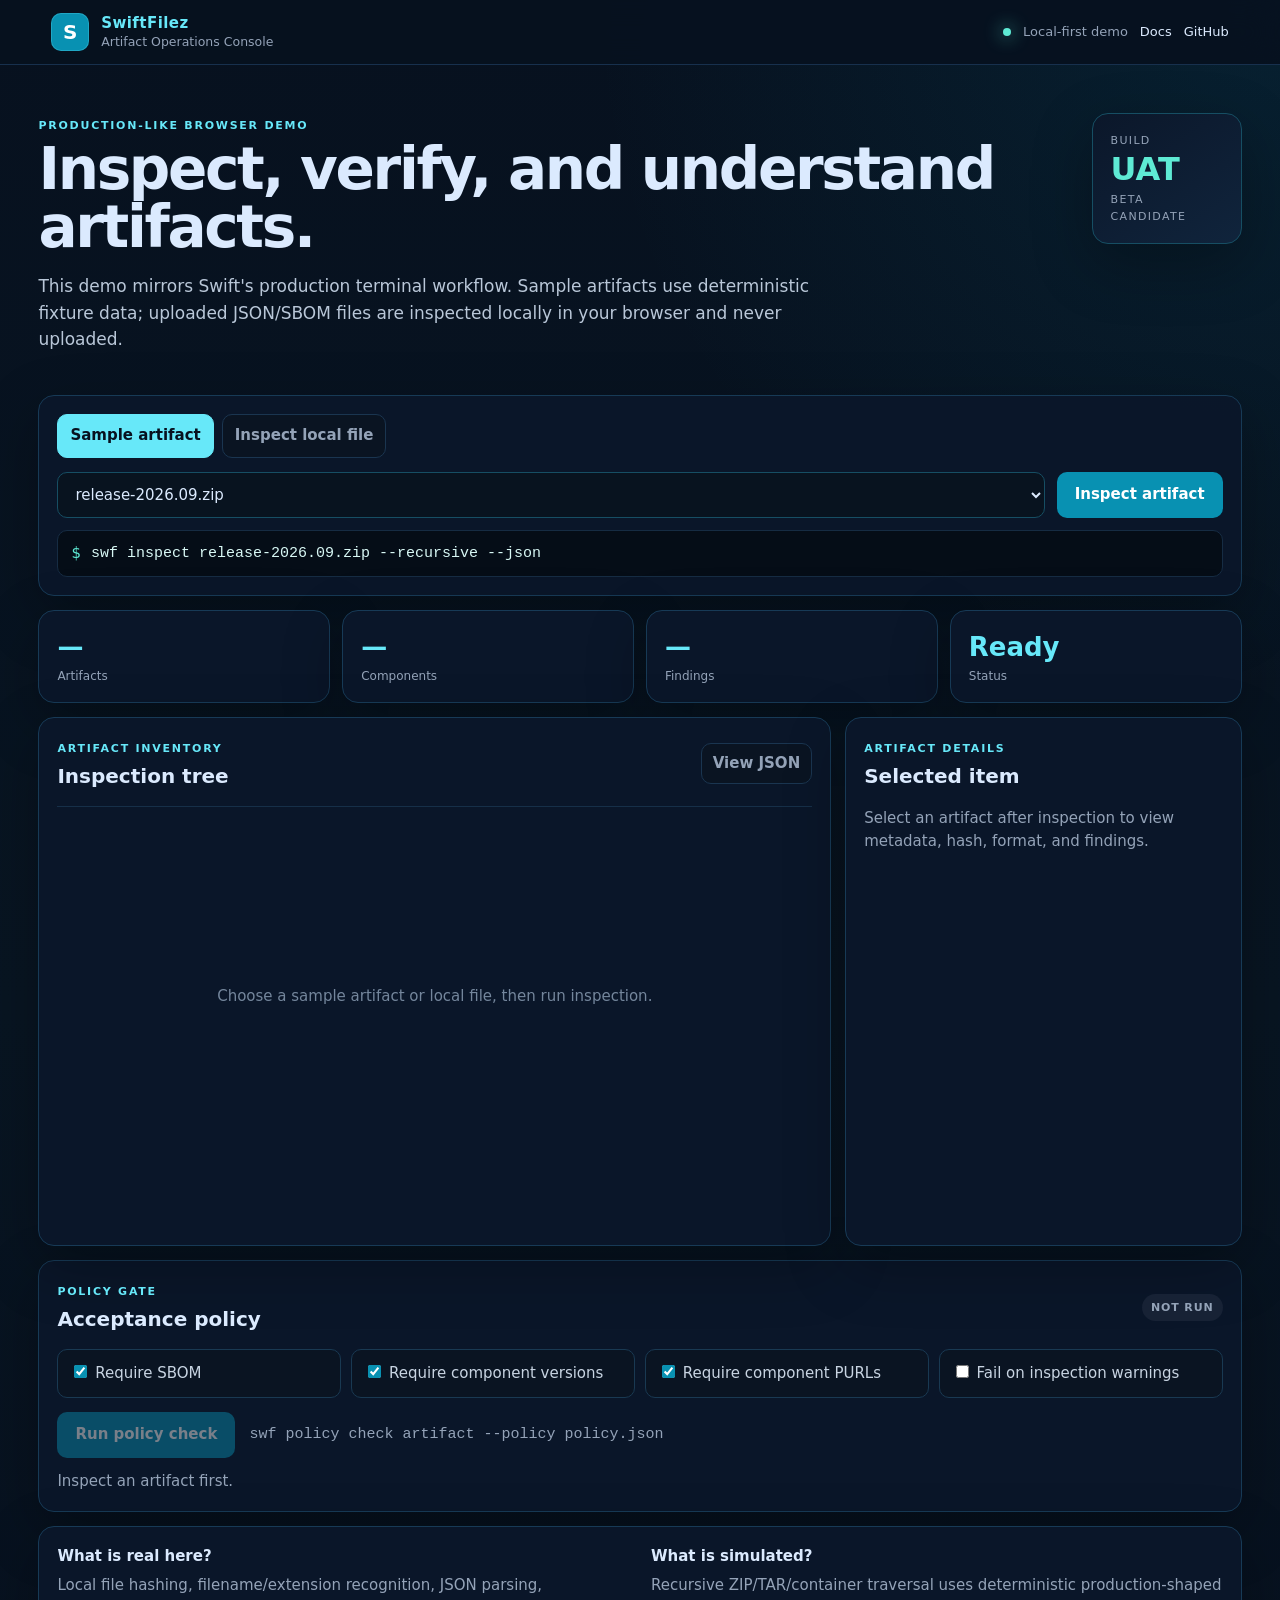
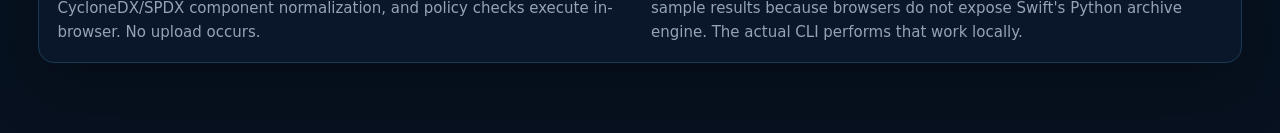
<file: docs/demo/index.html>
<!doctype html>
<html lang="en">
<head>
  <meta charset="utf-8" />
  <meta name="viewport" content="width=device-width, initial-scale=1" />
  <meta name="description" content="Interactive SwiftFilez browser demo mirroring the production artifact operations console." />
  <title>SwiftFilez Demo | Artifact Operations Console</title>
  <link rel="stylesheet" href="./demo.css" />
</head>
<body>
  <header class="appbar">
    <div class="brand"><span class="brand-mark">S</span><div><strong>SwiftFilez</strong><small>Artifact Operations Console</small></div></div>
    <div class="app-actions"><span class="status-dot"></span><span>Local-first demo</span><a href="../index.html">Docs</a><a href="https://github.com/mergemaven11/swift">GitHub</a></div>
  </header>

  <main class="shell">
    <section class="hero-row">
      <div>
        <span class="eyebrow">PRODUCTION-LIKE BROWSER DEMO</span>
        <h1>Inspect, verify, and understand artifacts.</h1>
        <p>This demo mirrors Swift's production terminal workflow. Sample artifacts use deterministic fixture data; uploaded JSON/SBOM files are inspected locally in your browser and never uploaded.</p>
      </div>
      <div class="uat-badge"><span>BUILD</span><strong>UAT</strong><small>beta candidate</small></div>
    </section>

    <section class="controls panel">
      <div class="source-tabs" role="tablist">
        <button class="tab active" id="sample-tab" type="button">Sample artifact</button>
        <button class="tab" id="upload-tab" type="button">Inspect local file</button>
      </div>
      <div id="sample-controls" class="control-row">
        <select id="sample-select" aria-label="Select sample artifact">
          <option value="release">release-2026.09.zip</option>
          <option value="container">payments-api-image.tar</option>
          <option value="sbom">bom.cdx.json</option>
          <option value="bad">release-no-sbom.zip</option>
        </select>
        <button class="primary" id="inspect-sample" type="button">Inspect artifact</button>
      </div>
      <div id="upload-controls" class="control-row hidden">
        <label class="file-picker"><input id="file-input" type="file" /><span>Choose JSON, SBOM, manifest, or other file</span></label>
        <button class="primary" id="inspect-upload" type="button" disabled>Inspect local file</button>
      </div>
      <div class="command-line"><span>$</span><code id="command-preview">swf inspect release-2026.09.zip --recursive --json</code></div>
    </section>

    <section class="metrics">
      <article class="metric panel"><strong id="metric-artifacts">—</strong><span>Artifacts</span></article>
      <article class="metric panel"><strong id="metric-components">—</strong><span>Components</span></article>
      <article class="metric panel"><strong id="metric-findings">—</strong><span>Findings</span></article>
      <article class="metric panel"><strong id="metric-status">Ready</strong><span>Status</span></article>
    </section>

    <section class="workspace">
      <div class="inventory panel">
        <div class="panel-head"><div><span class="eyebrow">ARTIFACT INVENTORY</span><h2>Inspection tree</h2></div><button id="json-toggle" class="ghost" type="button">View JSON</button></div>
        <div id="tree-view" class="tree-view"><div class="empty-state">Choose a sample artifact or local file, then run inspection.</div></div>
        <pre id="json-view" class="json-view hidden"><code></code></pre>
      </div>

      <aside class="details panel">
        <div class="panel-head"><div><span class="eyebrow">ARTIFACT DETAILS</span><h2>Selected item</h2></div></div>
        <div id="details-view" class="details-view"><p class="muted">Select an artifact after inspection to view metadata, hash, format, and findings.</p></div>
      </aside>
    </section>

    <section class="policy panel">
      <div class="panel-head"><div><span class="eyebrow">POLICY GATE</span><h2>Acceptance policy</h2></div><span id="policy-result" class="policy-pill neutral">NOT RUN</span></div>
      <div class="policy-grid">
        <label><input id="require-sbom" type="checkbox" checked /> Require SBOM</label>
        <label><input id="require-versions" type="checkbox" checked /> Require component versions</label>
        <label><input id="require-purls" type="checkbox" checked /> Require component PURLs</label>
        <label><input id="fail-warnings" type="checkbox" /> Fail on inspection warnings</label>
      </div>
      <div class="policy-footer"><button id="run-policy" class="primary" type="button" disabled>Run policy check</button><code>swf policy check artifact --policy policy.json</code></div>
      <div id="policy-message" class="policy-message muted">Inspect an artifact first.</div>
    </section>

    <section class="truth panel">
      <div><strong>What is real here?</strong><p>Local file hashing, filename/extension recognition, JSON parsing, CycloneDX/SPDX component normalization, and policy checks execute in-browser. No upload occurs.</p></div>
      <div><strong>What is simulated?</strong><p>Recursive ZIP/TAR/container traversal uses deterministic production-shaped sample results because browsers do not expose Swift's Python archive engine. The actual CLI performs that work locally.</p></div>
    </section>
  </main>

  <script src="./demo.js"></script>
</body>
</html>
</file>
<file: docs/docs.css>
:root{--bg:#07111f;--panel:#0d1a2a;--panel2:#112238;--line:#233752;--text:#edf5ff;--muted:#9fb0c6;--accent:#53d6c5;--accent2:#7aa8ff;--warn:#ffcf70;--shadow:0 18px 60px rgba(0,0,0,.28)}*{box-sizing:border-box}html{scroll-behavior:smooth}body{margin:0;background:linear-gradient(180deg,#07111f 0%,#081624 50%,#07111f 100%);color:var(--text);font:16px/1.65 Inter,ui-sans-serif,system-ui,-apple-system,BlinkMacSystemFont,"Segoe UI",sans-serif}a{color:inherit}.topbar{position:sticky;top:0;z-index:20;display:flex;justify-content:space-between;align-items:center;gap:24px;padding:15px 5vw;background:rgba(7,17,31,.92);backdrop-filter:blur(18px);border-bottom:1px solid var(--line)}.brand{display:flex;align-items:center;gap:12px;text-decoration:none}.brand-mark{display:grid;place-items:center;width:38px;height:38px;border-radius:12px;background:linear-gradient(135deg,var(--accent),var(--accent2));color:#07111f;font-weight:900}.brand span:last-child{display:grid;line-height:1.05}.brand small{margin-top:4px;color:var(--muted);font-size:11px;text-transform:uppercase;letter-spacing:.12em}.topbar nav{display:flex;gap:20px;flex-wrap:wrap}.topbar nav a{text-decoration:none;color:var(--muted);font-size:14px}.topbar nav a:hover{color:var(--text)}main{width:min(1220px,92vw);margin:auto}.hero{padding:84px 0 44px;max-width:900px}.eyebrow,.section-heading span,.story>span,.support>span{color:var(--accent);font-size:12px;font-weight:800;letter-spacing:.16em}.hero h1{font-size:clamp(42px,7vw,76px);line-height:.98;letter-spacing:-.05em;margin:14px 0 24px;max-width:900px}.hero-copy{font-size:20px;color:#c2cfdd;max-width:800px}.search-wrap{display:grid;grid-template-columns:auto 1fr auto;align-items:center;gap:12px;margin:34px 0 20px;padding:12px 14px;border:1px solid var(--line);border-radius:16px;background:var(--panel);box-shadow:var(--shadow)}.search-wrap label{font-size:13px;font-weight:700}.search-wrap input{width:100%;border:0;outline:0;background:transparent;color:var(--text);font:inherit}.search-wrap input::placeholder{color:#71859f}.search-wrap span{font-size:12px;color:var(--muted)}.hero-actions{display:flex;gap:12px;flex-wrap:wrap}.button{display:inline-flex;align-items:center;justify-content:center;padding:11px 16px;border:1px solid var(--line);border-radius:12px;text-decoration:none;font-weight:700;background:var(--panel)}.button.primary{border-color:transparent;background:linear-gradient(135deg,var(--accent),var(--accent2));color:#06101c}.journey{display:grid;grid-template-columns:repeat(4,1fr);gap:12px;margin-bottom:54px}.journey article,.cards article{background:var(--panel);border:1px solid var(--line);border-radius:18px;padding:20px}.journey article>span{display:grid;place-items:center;width:28px;height:28px;border-radius:50%;background:rgba(83,214,197,.13);color:var(--accent);font-weight:800;margin-bottom:12px}.journey p,.cards p{margin-bottom:0;color:var(--muted);font-size:14px}.docs-grid{display:grid;grid-template-columns:220px minmax(0,1fr);gap:38px}.sidebar{position:sticky;top:92px;align-self:start;display:grid;gap:8px;padding:18px;border:1px solid var(--line);border-radius:18px;background:rgba(13,26,42,.72)}.sidebar strong{margin-bottom:5px}.sidebar a{text-decoration:none;color:var(--muted);font-size:14px}.sidebar a:hover{color:var(--accent)}.content{min-width:0}.doc-section{padding:38px 0;border-top:1px solid var(--line)}.doc-section:first-child{border-top:0}.doc-section.hidden{display:none}.section-heading h2{margin:4px 0 18px;font-size:clamp(28px,4vw,42px);letter-spacing:-.03em}.doc-section p,.doc-section li{color:#c4d0de}.doc-section strong{color:var(--text)}code{font-family:"SFMono-Regular",Consolas,"Liberation Mono",monospace}p code,li code,summary code{padding:2px 6px;border-radius:6px;background:#13263d;color:#bdeee6}pre{overflow:auto;padding:20px;border:1px solid var(--line);border-radius:16px;background:#050d17;color:#d9f8f3;box-shadow:inset 0 1px 0 rgba(255,255,255,.03)}pre code{font-size:14px}.callout{margin:20px 0;padding:16px 18px;border-left:4px solid var(--accent);border-radius:10px;background:rgba(83,214,197,.08);color:#cceee9}.callout.warn{border-color:var(--warn);background:rgba(255,207,112,.08);color:#f6dfad}.diagram{display:grid;gap:7px;margin:22px 0;padding:18px;border-radius:16px;border:1px solid var(--line);background:var(--panel)}.diagram code{font-weight:800;color:var(--accent)}.diagram span{padding-left:22px;color:var(--muted)}.cards{display:grid;grid-template-columns:repeat(2,1fr);gap:12px;margin-top:20px}.story{margin:18px 0;padding:24px;border:1px solid var(--line);border-radius:18px;background:linear-gradient(145deg,var(--panel),var(--panel2))}.story h3{font-size:23px;margin:4px 0 10px}.story pre{margin-bottom:10px}details{border:1px solid var(--line);border-radius:12px;background:var(--panel);margin:10px 0;padding:14px 16px}summary{cursor:pointer;font-weight:700}.support{margin:48px 0 70px;padding:32px;border:1px solid var(--line);border-radius:22px;background:radial-gradient(circle at top right,rgba(122,168,255,.18),transparent 38%),var(--panel);box-shadow:var(--shadow)}.support h2{font-size:34px;margin:6px 0 10px}.support p{color:#c4d0de}footer{display:flex;justify-content:space-between;gap:20px;padding:28px 5vw;border-top:1px solid var(--line);color:var(--muted)}@media(max-width:900px){.topbar{align-items:flex-start}.topbar nav{display:none}.journey{grid-template-columns:1fr 1fr}.docs-grid{grid-template-columns:1fr}.sidebar{position:relative;top:0;grid-template-columns:repeat(2,1fr)}.search-wrap{grid-template-columns:1fr}.cards{grid-template-columns:1fr}}@media(max-width:560px){main{width:min(94vw,1220px)}.hero{padding-top:52px}.hero h1{font-size:44px}.journey,.sidebar{grid-template-columns:1fr}footer{flex-direction:column}.search-wrap span{display:none}}

/* Browser CLI demo */
.browser-lab{margin:12px 0 46px;padding:24px;border:1px solid var(--line);border-radius:24px;background:radial-gradient(circle at top right,rgba(122,168,255,.14),transparent 35%),linear-gradient(145deg,#0b1727,#0a1422);box-shadow:var(--shadow)}
.lab-heading{display:flex;justify-content:space-between;align-items:flex-end;gap:24px;margin-bottom:18px}
.lab-heading h2{margin:6px 0 8px;font-size:clamp(30px,5vw,50px);letter-spacing:-.04em;line-height:1.02}
.lab-heading p{max-width:850px;margin:0;color:#c4d0de}
.simulation-badge{flex:0 0 auto;padding:8px 11px;border:1px solid rgba(83,214,197,.35);border-radius:999px;background:rgba(83,214,197,.09);color:var(--accent);font:700 11px "SFMono-Regular",Consolas,monospace;letter-spacing:.08em}
.browser-workbench{display:grid;grid-template-columns:250px minmax(0,1fr);overflow:hidden;border:1px solid #29405f;border-radius:18px;background:#050d17;min-height:550px}
.demo-files{display:flex;flex-direction:column;padding:16px;border-right:1px solid #29405f;background:#0a1625}
.demo-files-head{display:grid;gap:3px;padding-bottom:13px;border-bottom:1px solid #20334d}
.demo-files-head span{color:var(--accent);font:700 10px "SFMono-Regular",Consolas,monospace;letter-spacing:.1em}
.demo-files-head strong{font:600 13px "SFMono-Regular",Consolas,monospace}
.file-tree{display:grid;gap:6px;padding:15px 0;color:#c4d0de;font:12px/1.5 "SFMono-Regular",Consolas,monospace}
.file-tree .folder{color:#8fb8ff}.file-tree .file{color:#b9c7d8}.indent-1{padding-left:14px}.indent-2{padding-left:30px}
.demo-note{display:grid;gap:4px;margin-top:auto;padding:12px;border:1px solid #243b58;border-radius:12px;background:rgba(255,255,255,.03)}
.demo-note strong{font-size:12px;color:#d9f8f3}.demo-note span{font-size:11px;color:var(--muted);line-height:1.45}
.terminal-shell{min-width:0;display:grid;grid-template-rows:auto 1fr auto auto;background:#030910}
.terminal-topbar{display:grid;grid-template-columns:110px 1fr auto;align-items:center;gap:12px;padding:10px 14px;border-bottom:1px solid #1e3149;background:#091321;color:#90a3ba;font:11px "SFMono-Regular",Consolas,monospace}
.terminal-topbar strong{text-align:center;color:#d9e6f5;font-weight:600}
.terminal-lights{display:flex;gap:6px}.terminal-lights span{width:9px;height:9px;border-radius:50%;background:#ff6b6b}.terminal-lights span:nth-child(2){background:#ffd166}.terminal-lights span:nth-child(3){background:#53d6c5}
.terminal-output{overflow:auto;min-height:380px;max-height:510px;padding:18px;color:#d8e8f6;font:13px/1.62 "SFMono-Regular",Consolas,"Liberation Mono",monospace;white-space:pre-wrap;overflow-wrap:anywhere}
.terminal-line{margin:0 0 8px}.terminal-line.command{color:#8fb8ff}.terminal-line.command::before{content:"demo@swiftfilez:/workspace$ ";color:var(--accent)}.terminal-line.muted{color:#7489a3}.terminal-line.success{color:#86e6d9}.terminal-line.warn{color:var(--warn)}.terminal-line.error{color:#ff8585}
.terminal-json{display:block;padding:12px;margin:7px 0 10px;border:1px solid #1f3550;border-radius:10px;background:#07111d;color:#bfe9e3;white-space:pre-wrap}
.terminal-input-row{display:flex;align-items:center;gap:8px;padding:12px 14px;border-top:1px solid #1e3149;background:#050c15}
.terminal-prompt{flex:0 0 auto;color:var(--accent);font:12px "SFMono-Regular",Consolas,monospace}
.terminal-input-row input{min-width:0;flex:1;border:0;outline:0;background:transparent;color:#edf5ff;font:13px "SFMono-Regular",Consolas,monospace}
.command-palette{display:flex;gap:7px;flex-wrap:wrap;padding:10px 14px 13px;border-top:1px solid #15263a;background:#07101c}
.command-palette button{padding:6px 9px;border:1px solid #27405e;border-radius:8px;background:#0d1a2a;color:#aabbd0;font:11px "SFMono-Regular",Consolas,monospace;cursor:pointer}
.command-palette button:hover{border-color:#4f7aa6;color:#fff;background:#102139}
@media(max-width:900px){.browser-workbench{grid-template-columns:1fr}.demo-files{display:none}.lab-heading{align-items:flex-start;flex-direction:column}.simulation-badge{align-self:flex-start}}
@media(max-width:560px){.browser-lab{padding:15px}.terminal-topbar{grid-template-columns:auto 1fr}.terminal-topbar>span:last-child{display:none}.terminal-prompt{display:none}.terminal-output{min-height:330px}.command-palette{overflow-x:auto;flex-wrap:nowrap}.command-palette button{flex:0 0 auto}}
</file>
<file: docs/demo/demo.css>
:root{--bg:#07111f;--panel:#0b172a;--panel2:#0e1d31;--line:#164e63;--line2:#233752;--text:#dbeafe;--muted:#94a3b8;--cyan:#67e8f9;--teal:#5eead4;--blue:#7aa8ff;--danger:#fb7185;--warn:#facc15;--shadow:0 20px 60px rgba(0,0,0,.28)}*{box-sizing:border-box}html{scroll-behavior:smooth}body{margin:0;background:radial-gradient(circle at top right,rgba(8,145,178,.12),transparent 32%),linear-gradient(180deg,#07111f,#081522 58%,#07111f);color:var(--text);font:15px/1.55 Inter,ui-sans-serif,system-ui,-apple-system,BlinkMacSystemFont,"Segoe UI",sans-serif}.appbar{position:sticky;top:0;z-index:20;display:flex;justify-content:space-between;align-items:center;gap:20px;padding:13px 4vw;background:rgba(7,17,31,.94);backdrop-filter:blur(16px);border-bottom:1px solid #17304d}.brand{display:flex;align-items:center;gap:12px}.brand-mark{display:grid;place-items:center;width:38px;height:38px;border-radius:10px;background:#0891b2;color:white;font-size:20px;font-weight:900;box-shadow:0 0 0 1px rgba(103,232,249,.25) inset}.brand div{display:grid;line-height:1.1}.brand strong{color:var(--cyan);letter-spacing:.03em}.brand small{color:var(--muted);margin-top:4px}.app-actions{display:flex;align-items:center;gap:12px;color:var(--muted);font-size:13px}.app-actions a{color:var(--text);text-decoration:none}.app-actions a:hover{color:var(--cyan)}.status-dot{width:8px;height:8px;border-radius:50%;background:var(--teal);box-shadow:0 0 18px var(--teal)}.shell{width:min(1400px,94vw);margin:auto;padding:30px 0 70px}.hero-row{display:flex;justify-content:space-between;gap:30px;align-items:flex-start;padding:18px 0 26px}.hero-row h1{margin:4px 0 10px;font-size:clamp(34px,5vw,58px);line-height:1;letter-spacing:-.04em}.hero-row p{max-width:820px;color:#b9c7d8;font-size:17px}.eyebrow{color:var(--cyan);font-size:11px;font-weight:850;letter-spacing:.16em}.uat-badge{min-width:150px;padding:18px;border:1px solid var(--line);border-radius:16px;background:linear-gradient(145deg,#0b172a,#10243c);display:grid;box-shadow:var(--shadow)}.uat-badge span,.uat-badge small{color:var(--muted);font-size:11px;text-transform:uppercase;letter-spacing:.12em}.uat-badge strong{color:var(--teal);font-size:32px;line-height:1.05;margin:4px 0}.panel{background:rgba(11,23,42,.94);border:1px solid #173a56;border-radius:16px;box-shadow:var(--shadow)}.controls{padding:18px}.source-tabs{display:flex;gap:8px;margin-bottom:14px}.tab,.ghost,.primary{border:0;border-radius:10px;font:inherit;font-weight:750;cursor:pointer}.tab{padding:9px 12px;color:var(--muted);background:#0a1422;border:1px solid #1a3550}.tab.active{color:#07111f;background:var(--cyan);border-color:var(--cyan)}.control-row{display:grid;grid-template-columns:1fr auto;gap:12px}select,.file-picker{min-height:46px;border:1px solid var(--line);border-radius:10px;background:#08131f;color:var(--text);padding:0 13px;font:inherit}.file-picker{display:flex;align-items:center;cursor:pointer}.file-picker input{position:absolute;opacity:0;pointer-events:none}.primary{padding:11px 18px;background:#0891b2;color:white}.primary:hover{background:#0e9fbd}.primary:disabled{opacity:.45;cursor:not-allowed}.command-line{margin-top:12px;padding:11px 13px;border-radius:10px;background:#050d17;border:1px solid #162c43;display:flex;gap:10px;overflow:auto}.command-line span{color:var(--teal)}.command-line code{white-space:nowrap;color:#d8f8f5}.metrics{display:grid;grid-template-columns:repeat(4,1fr);gap:12px;margin:14px 0}.metric{padding:16px 18px;display:grid}.metric strong{font-size:26px;color:var(--cyan)}.metric span{color:var(--muted);font-size:12px}.workspace{display:grid;grid-template-columns:minmax(0,2fr) minmax(300px,1fr);gap:14px}.inventory,.details,.policy,.truth{padding:18px}.panel-head{display:flex;justify-content:space-between;gap:16px;align-items:center;margin-bottom:14px}.panel-head h2{margin:2px 0 0;font-size:20px}.ghost{padding:8px 11px;background:#0a1422;border:1px solid #1a3550;color:var(--muted)}.ghost:hover{color:var(--cyan);border-color:var(--line)}.tree-view{min-height:420px;border-top:1px solid #162f48;padding-top:10px}.empty-state{display:grid;place-items:center;min-height:360px;color:#74869c;text-align:center}.tree-node{display:grid;grid-template-columns:22px minmax(0,1fr) auto auto;gap:10px;align-items:center;padding:10px 8px;border-radius:9px;cursor:pointer}.tree-node:hover,.tree-node.selected{background:#102139}.tree-node .icon{color:var(--cyan)}.tree-node strong{font-size:14px}.tree-node small{display:block;color:var(--muted)}.tree-node .family{padding:3px 7px;border-radius:999px;background:#102a3d;color:#8deef5;font-size:11px}.tree-node .hash{font:11px ui-monospace,SFMono-Regular,Menlo,monospace;color:#7f93aa}.tree-node.child{margin-left:24px;border-left:1px solid #22445f;border-radius:0 9px 9px 0}.details-view{min-height:420px}.details-grid{display:grid;grid-template-columns:110px 1fr;gap:10px 12px}.details-grid dt{color:var(--muted)}.details-grid dd{margin:0;overflow-wrap:anywhere}.digest{font:12px/1.5 ui-monospace,SFMono-Regular,Menlo,monospace;color:#b6f5ed}.findings{margin-top:18px}.finding{padding:10px 12px;margin:8px 0;border-radius:10px;background:#0a1422;border-left:3px solid var(--blue)}.finding.warning{border-color:var(--warn)}.finding.error{border-color:var(--danger)}.finding strong{display:block}.finding small{color:var(--muted)}.json-view{min-height:420px;max-height:620px;overflow:auto;margin:0;background:#050d17;border:1px solid #162c43;border-radius:12px;padding:15px;color:#c7f7f0}.policy{margin-top:14px}.policy-grid{display:grid;grid-template-columns:repeat(4,1fr);gap:10px}.policy-grid label{padding:12px;border:1px solid #193952;border-radius:10px;background:#0a1422;color:#c8d4e2}.policy-grid input{accent-color:#0891b2}.policy-footer{display:flex;align-items:center;gap:14px;margin-top:14px}.policy-footer code{color:var(--muted)}.policy-pill{padding:5px 9px;border-radius:999px;font-size:11px;font-weight:850;letter-spacing:.08em}.policy-pill.neutral{background:#172235;color:var(--muted)}.policy-pill.pass{background:rgba(94,234,212,.13);color:var(--teal)}.policy-pill.fail{background:rgba(251,113,133,.12);color:var(--danger)}.policy-message{margin-top:12px}.muted{color:var(--muted)}.truth{display:grid;grid-template-columns:1fr 1fr;gap:22px;margin-top:14px}.truth p{margin:6px 0 0;color:var(--muted)}.hidden{display:none!important}@media(max-width:980px){.app-actions span:not(.status-dot){display:none}.hero-row{display:grid}.uat-badge{width:150px}.metrics{grid-template-columns:1fr 1fr}.workspace{grid-template-columns:1fr}.policy-grid{grid-template-columns:1fr 1fr}.truth{grid-template-columns:1fr}}@media(max-width:600px){.app-actions a{display:none}.shell{width:92vw}.control-row{grid-template-columns:1fr}.metrics,.policy-grid{grid-template-columns:1fr}.tree-node{grid-template-columns:20px 1fr}.tree-node .family,.tree-node .hash{display:none}.policy-footer{align-items:flex-start;flex-direction:column}}
</file>
